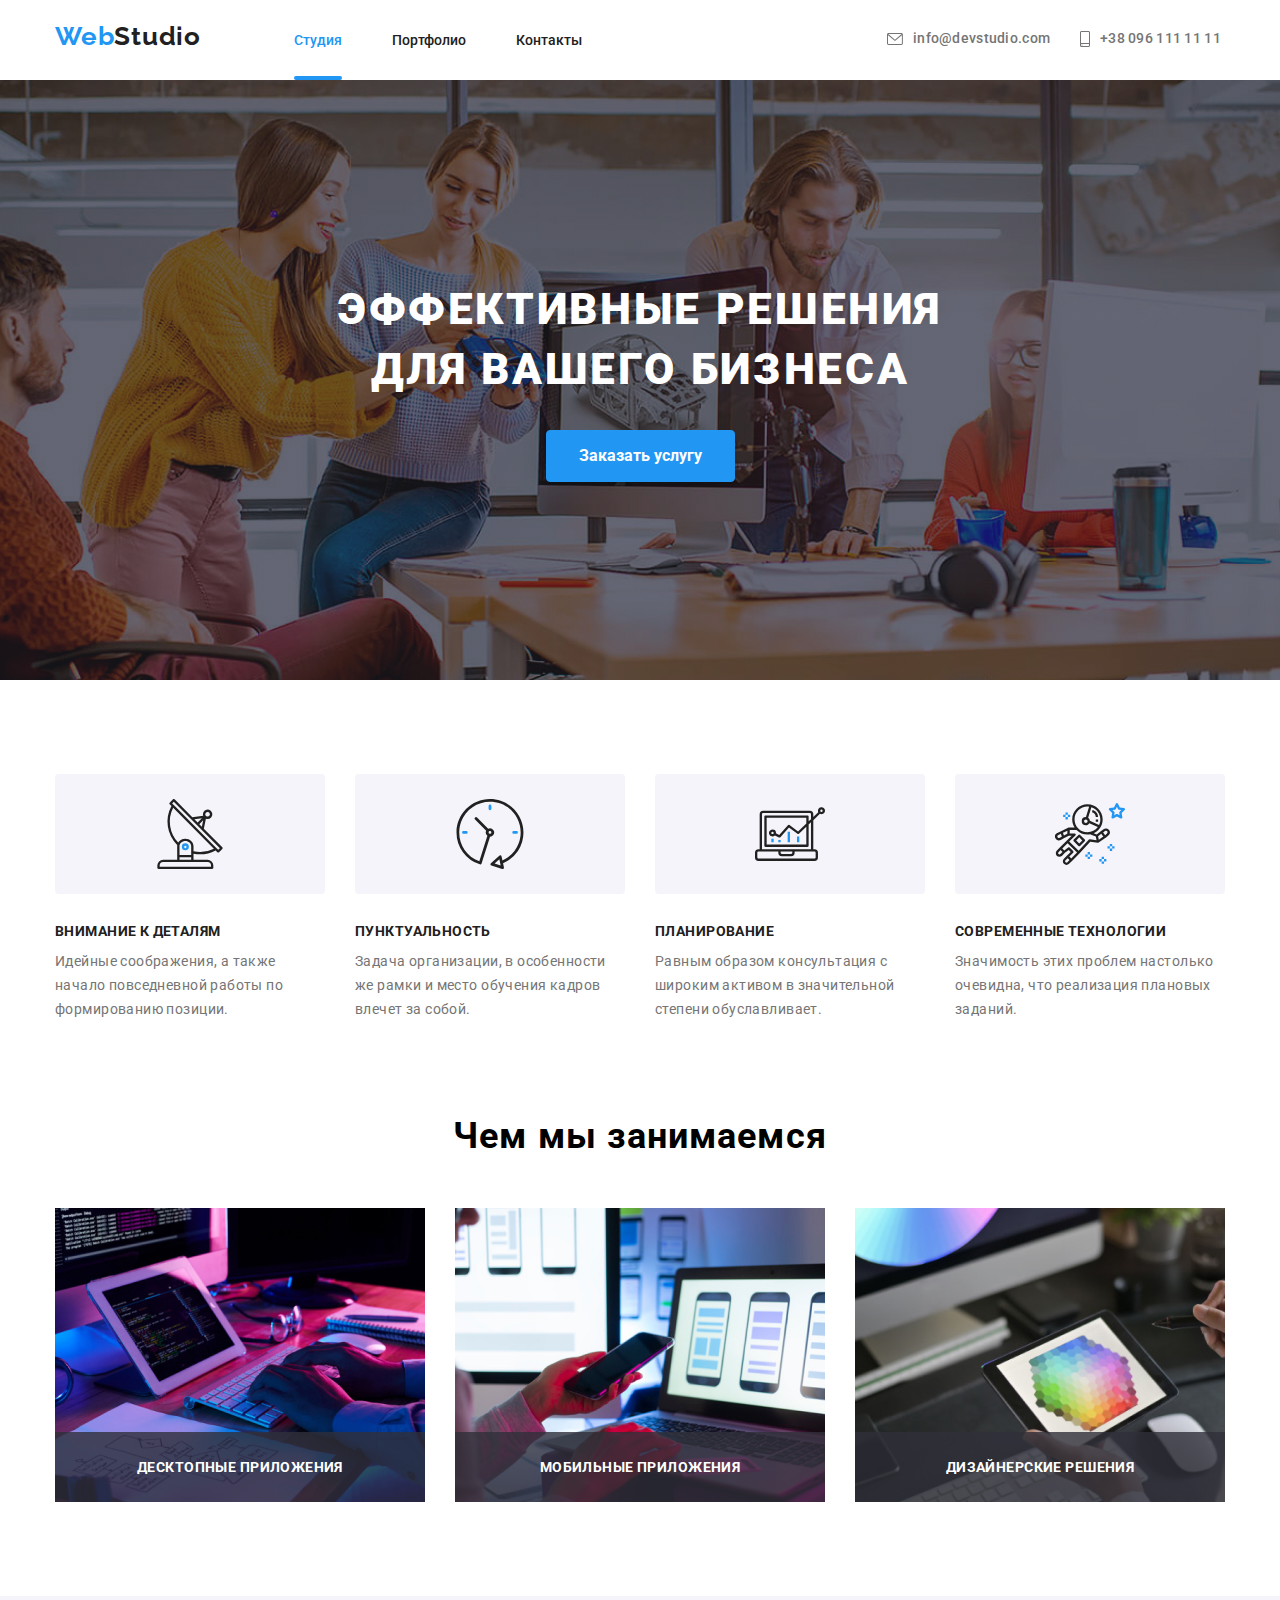
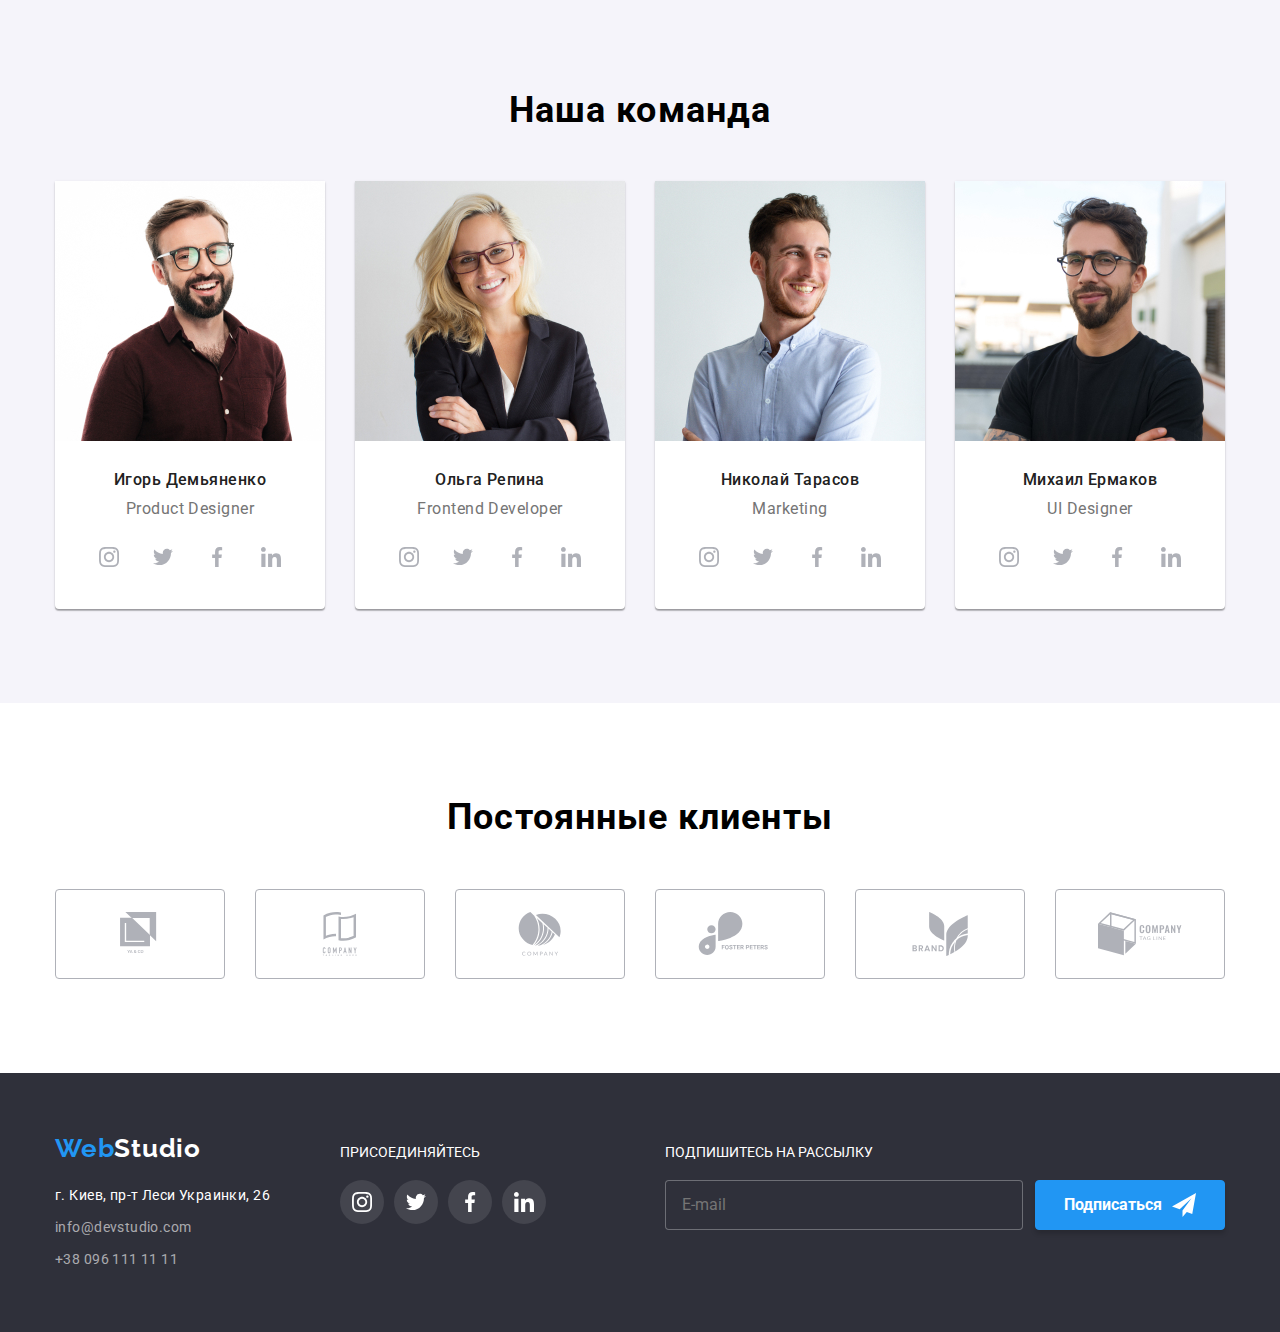
<file: index.html>
<!DOCTYPE html>
<html lang="ru">
<head>
    <meta charset="UTF-8">
    <meta name="viewport" content="width=device-width, initial-scale=1.0">
    <title lang="en">Webstudio</title>
    <link rel="preconnect" href="https://fonts.gstatic.com">
    <link href="https://fonts.googleapis.com/css2?family=Raleway:wght@700&family=Roboto:wght@100;500;900&display=swap"
    rel="stylesheet">
    <link rel="stylesheet" href="https://cdnjs.cloudflare.com/ajax/libs/modern-normalize/1.0.0/modern-normalize.min.css">
    <link rel="stylesheet" href="./images/symbol-defs.svg">
    <link rel="stylesheet" href="./css/main.min.css">
</head>
<body class="body">
    
    <header class="header">
    <div class="container">
          <nav class="navigation ">
         <a href="./index.html" class="logo"><span class="logo-accent">Web</span>Studio</a> 
        <button 
        type="button" 
        class="menu"
         aria-expanded="false" 
         aria-controls="menu-container"
          data-menu-button>
        <svg width="40" height="40" aria-label="переключатель мобильного меню">
            <use class="icon-close" href="./images/symbol-defs.svg#icon-close"></use>
            <use class="icon-menu" href="./images/symbol-defs.svg#icon-menu"></use>
        </svg>
        </button>
        <div class="menu-container" id="menu-container" data-menu>
    <ul class="navigation-list">
        <li class="navigation-list-item">
            <a href="./index.html" class="link current">Студия</a>
        </li>
        <li class="navigation-list-item">
            <a href="./portfolio.html" class="link">Портфолио</a>
        </li>
        <li class="navigation-list-item">
            <a href="Контакты" class="link">Контакты</a>
        </li>
    </ul>
    <address class="top-address">
         <ul class="top-address-list">
             <li class="item">
                <a class="top-address-link" href="mailto:info@devstudio.com">
                 <svg class="adress-icon" width="16" height="12">
                    <use href="./images/symbol-defs.svg#icon-envelope"></use>
                </svg>info@devstudio.com</a>

        </li>
        <li class="item">
            <a class="top-address-link" href="tel:+380961111111">
                <svg class="adress-icon" width="10" height="16">
                    <use href="./images/symbol-defs.svg#icon-smartphone"></use>
                </svg>+38 096 111 11 11</a>
        </li>
    </ul>
    </address>      
        </div>  
    </nav>
    </div>
    </header>
  
    <!-- Герой -->
   <main class="main-page">
        <section class="hero">
            <div class="overlay">
            <h1 class="main-title">эффективные решения<br> для вашего бизнеса</h1>
            <button data-modal-open class="main-btn"  type="button">Заказать услугу</button>
            <div class="backdrop is-hidden" data-modal>
                <div class="modal">
                  <button  class="close-btn" type="button" data-modal-close>
                    <svg class="icon-close" >
                      <use href="./images/symbol-defs.svg#icon-Vector"></use>
                    </svg> 
                  </button>
                   <div class="modal-form">
                      <p class="modal-form-title">Оставьте свои данные, мы вам перезвоним</p>
                      <form action="#" class="m-form">
                          <label for="name" class="modal-label">
                               Имя
                              <span class="modal-wrapper">
                                <input type="text"  name="name" class="modal-input">
                                <svg class="modal-icon" width="18px" height="18px">
                                    <use href="./images/symbol-defs.svg#icon-person"></use>
                                </svg>
                              </span>
                           
                        </label>
                          <label for="tel" class="modal-label">
                              Телефон
                            <span class="modal-wrapper">
                              <input type="tel" name="tel" class="modal-input">
                              <svg class="modal-icon" width="18px" height="18px">
                                <use href="./images/symbol-defs.svg#icon-phone"></use>
                            </svg>
                        </span>
                          </label>
                          <label for="email" class="modal-label">
                              Почта
                            <span class="modal-wrapper">
                              <input type="email" name="email" class="modal-input">
                              <svg class="modal-icon" width="18px" height="18px">
                                <use href="./images/symbol-defs.svg#icon-email"></use>
                            </svg>
                        </span>
                          </label>
                          <label for="comment" class="modal-label">
                              Комментарий
                              <textarea name="comment" class="comments" placeholder="Введите текст"></textarea>
                          </label>
                          <input id="check-police" type="checkbox" name="check-police" value="accept-policy" class="input-policy" >
                          <label for="check-police" class="label-policy">Соглашаюсь с рассылкой и принимаю <a href="#" class="form-link">  Условия договора</a> </label>
                          <button type="submit" class="main-btn modal-btn">Отправить</button>
                      </form>
                  </div> 
                </div>
              </div>
       </div>
        </section> 
        <!-- Особенности -->
        <section class="main-information"> 
            <div class="container">   
         <ul class="main-info-item">
        <li class="main-info-link icon-antenna">
            <h2 class="main-info-title">Внимание к деталям</h2>
            <p class="main-info-description">Идейные соображения, а также начало повседневной работы по формированию позиции.</p>
        </li>
        <li  class="main-info-link icon-clock">
        <h2  class="main-info-title">Пунктуальность</h2>
        <p class="main-info-description">Задача организации, в особенности же рамки и место обучения кадров влечет за собой.</p>
        </li>
        <li  class="main-info-link icon-diagram">
            <h2  class="main-info-title">Планирование</h2>
            <p class="main-info-description">Равным образом консультация с широким активом в значительной степени обуславливает.</p>
        </li>
        <li  class="main-info-link icon-astronaut">
            <h2  class="main-info-title">Современные технологии</h2>
            <p class="main-info-description">Значимость этих проблем настолько очевидна, что реализация плановых заданий.</p>

        </li>
    </ul>
    </div>

        </section> 
        <!-- чем занимаемся-->
        <section class="about">
            <h2 class="about-title">Чем мы занимаемся</h2>
         <div class="container">
            <ul class="about-list">
            <li class="about-list-item">
                 <img  class="about-list-img"   src="./images/img.jpg" alt="человек печатает" width="370">
                 <div class="feature">
                     <p class="feature-title">Десктопные приложения</p>
                 </div>
            </li>
            <li class="about-list-item"> 
                <img  class="about-list-img"   src="./images/box-2.jpg" alt="человек держит телефон" width="370">
                <div class="feature">
                    <p class="feature-title">Мобильные приложения</p>
                </div>
            </li>
            <li class="about-list-item"> 
                <img  class="about-list-img"   src="./images/box-3.jpg" alt="планшет" width="370">
                <div class="feature">
                    <p class="feature-title">Дизайнерские решения</p>
                </div>
            </li>
        </ul>
        </div>
        
        </section>
        <!-- наша команда-->
         <section class="team" >
        <h2 class="about-title">Наша команда</h2>
        <div class="container">
        <ul class="team-list">
            <li class="team-list-item">
                <picture class="team-list-picture">
                    <source srcset="./images/team/img1-desk-1x.jpg, ./images/team/img1-desk-2x.jpg 2x"
                     media="(min-width: 1200px)">
                    <source srcset="./images/team/img1-tablet-1х.jpg, ./images/team/img1-tablet-2x.jpg 2x"
                    media="(min-width: 768px)">
                    <source srcset="./images/team/img1.jpg" 
                    media="(min-width: 480px)">
                    <img class="team-list-img"
                    src="./images/team/img1.jpg" alt="Фото Игоря Демьяненко">
                </picture>
               
                <h3 class="team-icon">Игорь Демьяненко</h3>
                <p class="team-description"  lang="en">Product Designer</p>
                <ul class="social-list">
                    <li class="social-list_item">
                        <a class="social-list_link" href="#">
                            <svg class="social-list_icons">
                                <use href="./images/symbol-defs.svg#icon-instagram"></use>
                            </svg>
                        </a>
                    </li>
                 <li class="social-list_item">
                <a class="social-list_link" href="">
                    <svg class="social-list_icons">
                        <use href="./images/symbol-defs.svg#icon-twitter"></use>
                    </svg>
                </a>
                 </li>
                    <li class="social-list_item">
                        <a class="social-list_link" href="#">
                            <svg class="social-list_icons">
                                <use href="./images/symbol-defs.svg#icon-facebook"></use>
                            </svg>
                        </a>
                    </li>
                    <li class="social-list_item">
                        <a class="social-list_link" href="#">
                            <svg class="social-list_icons">
                                <use href="./images/symbol-defs.svg#icon-linkedin"></use>
                            </svg>
                        </a>
                    </li>
                </ul>
            </li>
            <li class="team-list-item">
                <picture class="team-list-picture">
                    <source srcset="./images/team/img2-desk-1x.jpg 1x, ./images/team/img2-desk-2x.jpg 2x" media="(min-width: 1200px)">
                    <source srcset="./images/team/img2-tablet-1x.jpg, ./images/team/img2-tablet-2x.jpg 2x" media="(min-width: 768px)">
                    <source srcset="./images/team/img2.jpg" media="(min-width: 480px)">
                    <img class="team-list-img" src="./images/team/img2.jpg"   alt="Фото Ольги Репиной">
                </picture>
                <h3 class="team-icon">Ольга Репина</h3>
                <p class="team-description"  lang="en">Frontend Developer</p>
                <ul class="social-list">
                    <li class="social-list_item">
                        <a class="social-list_link" href="">
                            <svg class="social-list_icons">
                                <use href="./images/symbol-defs.svg#icon-instagram"></use>
                            </svg>
                        </a>
                    </li>
                    <li class="social-list_item">
                        <a class="social-list_link" href="">
                            <svg class="social-list_icons">
                                <use href="./images/symbol-defs.svg#icon-twitter"></use>
                            </svg>
                        </a>
                    </li>
                    <li class="social-list_item">
                        <a class="social-list_link" href="#"">
                            <svg class="social-list_icons">
                                <use href="./images/symbol-defs.svg#icon-facebook"></use>
                            </svg>
                        </a>
                    </li>
                    <li class="social-list_item">
                        <a class="social-list_link" href="">
                            <svg class="social-list_icons">
                                <use href="./images/symbol-defs.svg#icon-linkedin"></use>
                            </svg>
                        </a>
                    </li>
                </ul>
                </li>
             
                 
             <li class="team-list-item"> 
                 <picture>
                     <source srcset="./images/team/img3-desk-1x.jpg, ./images/team/img3-desk-2x.jpg 2x" media="(min-width: 1200px)">
                     <source srcset="./images/team/img3-tablet-1x.jpg, ./images/team/img3-tablet-2x.jpg 2x" media="(min-width: 768px)">
                        <source srcset="./images/team/img3.jpg" media="(min-width: 480px)">
                   <img class="team-list-img" src="./images/team/img3.jpg" alt="фото Николай Тарасова">
                 </picture>
               
                <h3 class="team-icon">Николай Тарасов</h3>
                <p class="team-description" lang="en">Marketing</p>
                <ul class="social-list">
                    <li class="social-list_item">
                        <a class="social-list_link" href="">
                            <svg class="social-list_icons">
                                <use href="./images/symbol-defs.svg#icon-instagram"></use>
                            </svg>
                        </a>
                    </li>
                    <li class="social-list_item">
                        <a class="social-list_link" href="">
                            <svg class="social-list_icons">
                                <use href="./images/symbol-defs.svg#icon-twitter"></use>
                            </svg>
                        </a>
                    </li>
                    <li class="social-list_item">
                        <a class="social-list_link" href="">
                            <svg class="social-list_icons">
                                <use href="./images/symbol-defs.svg#icon-facebook"></use>
                            </svg>
                        </a>
                    </li>
                    <li class="social-list_item">
                        <a class="social-list_link" href="">
                            <svg class="social-list_icons">
                                <use href="./images/symbol-defs.svg#icon-linkedin"></use>
                            </svg>
                        </a>
                    </li>
                </ul>
                </li>
            </li>
            <li class="team-list-item">
                <picture>
                    <source srcset="./images/team/img4-desk-1x.jpg, ./images/team/img4-desk-2x.jpg 2x" media="(min-width: 1200px)">
                    <source srcset="./images/team/img4-tablet-1x.jpg, ./images/team/img4-tablet-2x.jpg 2x" media="(min-width: 768px)">
                    <source srcset="./images/team/img4.jpg" media="(min-width: 480px)">
                    <img class="team-list-img" src="./images/team/img4.jpg" alt="фото Михаил Ермаков">
                </picture>
            <h3 class="team-icon">Михаил Ермаков</h3>
            <p class="team-description"  lang="en">UI Designer</p>
            <ul class="social-list">
                <li class="social-list_item">
                    <a class="social-list_link" href="">
                        <svg class="social-list_icons">
                            <use href="./images/symbol-defs.svg#icon-instagram"></use>
                        </svg>
                    </a>
                </li>
                <li class="social-list_item">
                    <a class="social-list_link" href="">
                        <svg class="social-list_icons">
                            <use href="./images/symbol-defs.svg#icon-twitter"></use>
                        </svg>
                    </a>
                </li>
                <li class="social-list_item">
                    <a class="social-list_link" href="">
                        <svg class="social-list_icons">
                            <use href="./images/symbol-defs.svg#icon-facebook"></use>
                        </svg>
                    </a>
                </li>
                <li class="social-list_item">
                    <a class="social-list_link" href="">
                        <svg class="social-list_icons">
                            <use href="./images/symbol-defs.svg#icon-linkedin"></use>
                        </svg>
                    </a>
                </li>
            </ul>
            </li>
            </li>
        </ul>
        </div>
        </section> 
        <!-- наши клиенты-->
     <section class="our-clients">
        <h2 class="about-title">Постоянные клиенты</h2>
            <div class="container">
                <ul class="clients-list">
                    <li class="clients-list_item">
                        <a class="clients-list_link" href="">
                            <svg class="clients-list_icons">
                        <use href="./images/symbol-defs.svg#icon-logo-1"></use>
                    </svg></a></li>
                    <li class="clients-list_item">
                        <a class="clients-list_link" href="">
                            <svg class="clients-list_icons">
                        <use href="./images/symbol-defs.svg#icon-logo-2"></use>
                    </svg></a></li>
                    <li class="clients-list_item">
                        <a class="clients-list_link" href="">
                            <svg class="clients-list_icons">
                        <use href="./images/symbol-defs.svg#icon-logo-3"></use>
                    </svg></a></li>
                    <li class="clients-list_item">
                        <a class="clients-list_link" href="">
                            <svg class="clients-list_icons">
                        <use href="./images/symbol-defs.svg#icon-logo-4"></use>
                    </svg></a></li>
                    <li class="clients-list_item">
                        <a class="clients-list_link" href="">
                            <svg class="clients-list_icons">
                        <use href="./images/symbol-defs.svg#icon-logo-5"></use>
                    </svg></a></li>
                    <li class="clients-list_item">
                        <a class="clients-list_link" href="">
                            <svg class="clients-list_icons">
                        <use href="./images/symbol-defs.svg#icon-logo-6"></use>
                    </svg></a></li>
                </ul>
                
            </div>
        </section>
    </main>
   <!--Подвал-->
   <footer class="footer">
    <div class="container foot">
        <div class="footer-set">
<div class="adress-item">
    <a href="./index.html" class="logo inverse"><span class="logo-accent">Web</span>Studio</a>

    <address class="bottom-address">
        <ul class="footer-list">
            <li class="footer-item">
                <p class="footer-address">г. Киев, пр-т Леси Украинки, 26 </p>
            </li>
            <li class="footer-item">
                <a class="footer-address-link" href="mailto:info@devstudio.com">info@devstudio.com</a>
            </li>
            <li class="footer-item">
                <a class="footer-address-link" href="tel:+380961111111">+38 096 111 11 11</a>
            </li>
        </ul>
    </address>
</div>
<div class="soc-list">
    <p class="foot-title">ПРИСОЕДИНЯЙТЕСЬ</p>
    <ul class="soc-list_list">
        <li class="soc-list_item">
            <a class="soc-list_link" href="">
                <svg class="soc-list_icons">
                    <use href="./images/symbol-defs.svg#icon-instagram"></use>
                </svg>
            </a>
        </li>
        <li class="soc-list_item">
            <a class="soc-list_link" href="">
                <svg class="soc-list_icons">
                    <use href="./images/symbol-defs.svg#icon-twitter"></use>
                </svg>
            </a>
        </li>
        <li class="soc-list_item">
            <a class="soc-list_link" href="">
                <svg class="soc-list_icons">
                    <use href="./images/symbol-defs.svg#icon-facebook"></use>
                </svg>
            </a>
        </li>
        <li class="soc-list_item">
            <a class="soc-list_link" href="">
                <svg class="soc-list_icons">
                    <use href="./images/symbol-defs.svg#icon-linkedin"></use>
                </svg>
            </a>
        </li>
    </ul>
</div>
        </div>
      
    <div class="footer-form">
        <p class="foot-title">Подпишитесь на рассылку</p>
       <form class="form">
           <input class="footer-input" type="email" name="email" placeholder="E-mail">
           <button class="main-btn foot-btn" type="submit">Подписаться
               <svg class="footer-form-icon" width="24px" height="24px">
                   <use  href="./images/symbol-defs.svg#icon-icon-send"></use>
               </svg>
           </button>
        </form>
    </div>
    </div>
  </footer>
  <script src="./js/modal.js"></script>
  <script src="./js/menu.js"></script>
</body>
</html>
</file>
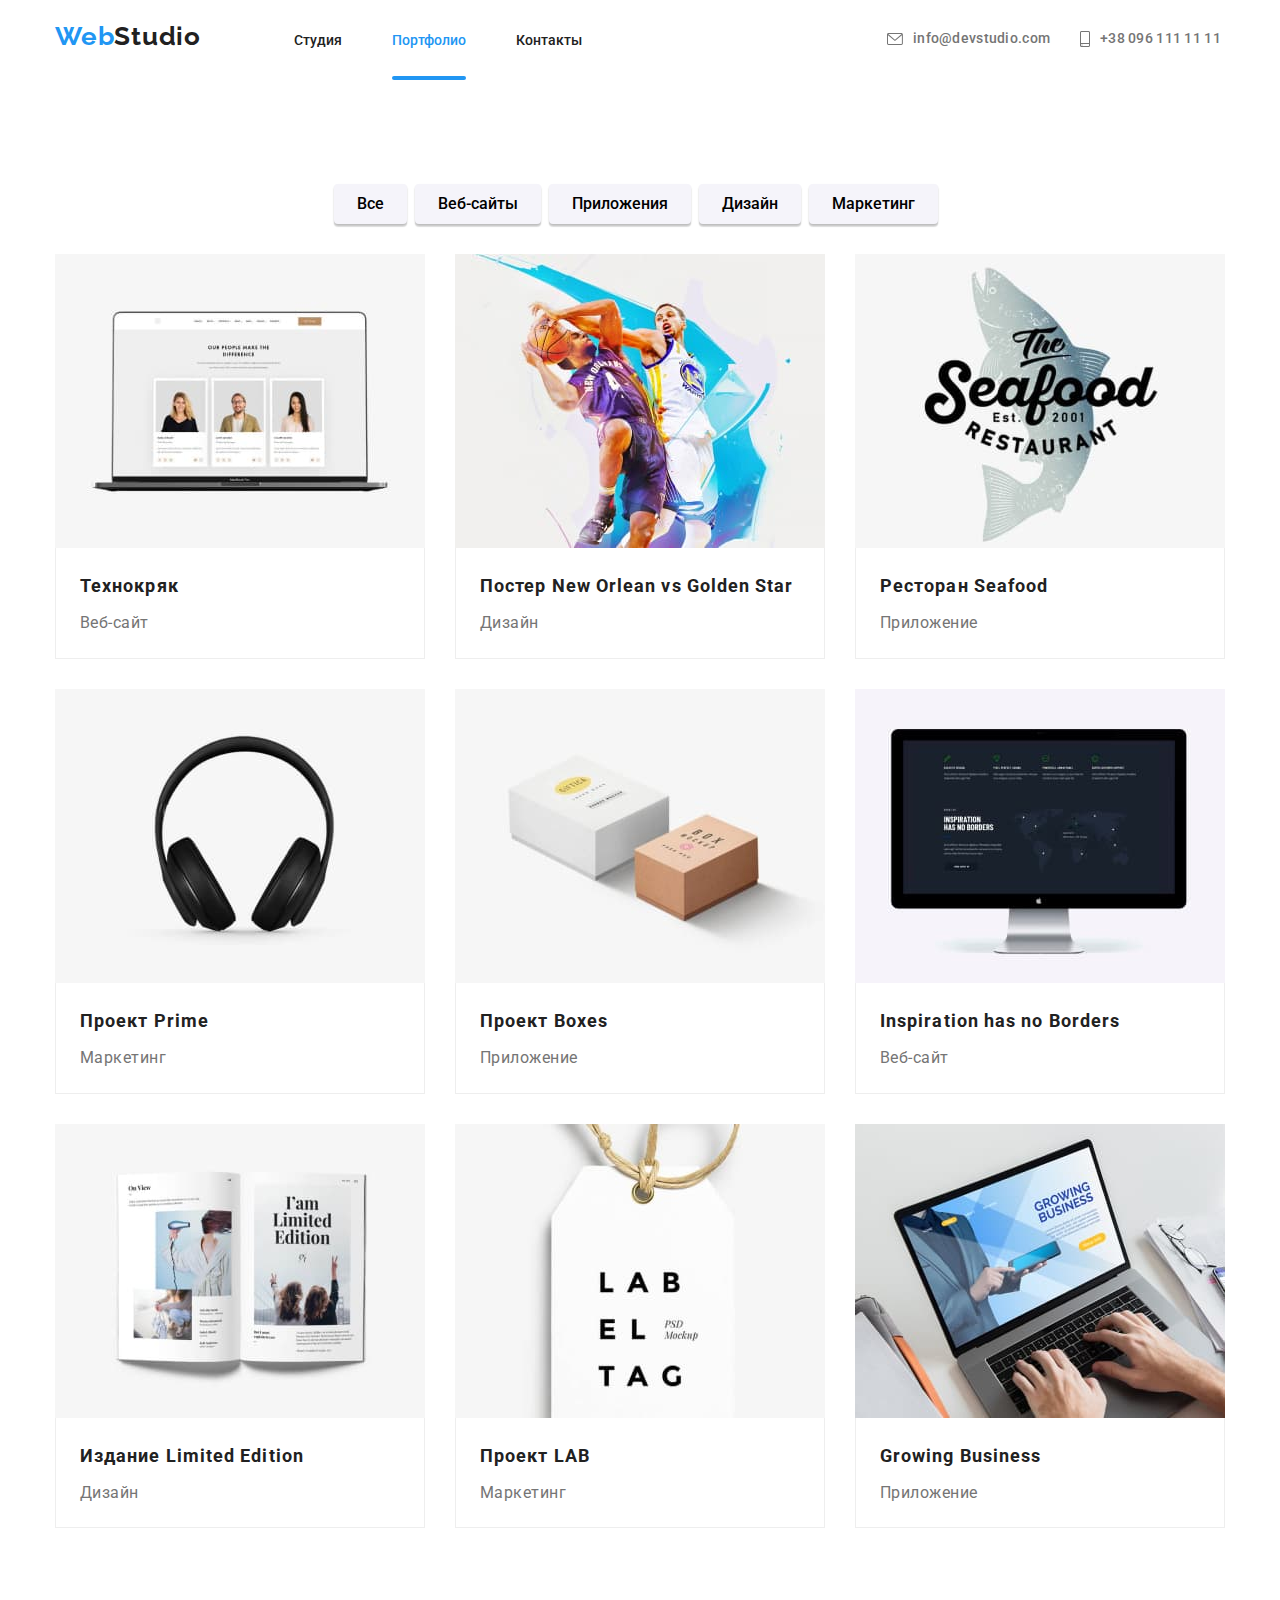
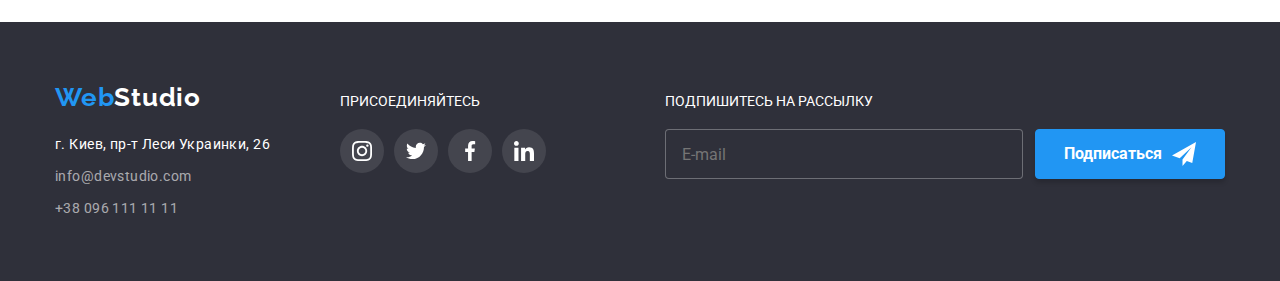
<file: portfolio.html>
<!DOCTYPE html>
<html lang="en">
<head>
    <meta charset="UTF-8">
    <meta name="viewport" content="width=device-width, initial-scale=1.0">
    <title lang="en">Portfolio</title>
    <link rel="preconnect" href="https://fonts.gstatic.com">
    <link href="https://fonts.googleapis.com/css2?family=Raleway:wght@700&family=Roboto:wght@100;500;700&display=swap"
        rel="stylesheet">
        <link rel="stylesheet" href="https://cdnjs.cloudflare.com/ajax/libs/modern-normalize/1.0.0/modern-normalize.min.css">
    <link rel="stylesheet" href="./css/main.min.css">
    <link rel="stylesheet" href="/images/symbol-defs.svg">
</head>
      <body class="body">
    <header class="header">
    <div class="container">
        <nav class="navigation ">
            <a href="./index.html" class="logo"><span class="logo-accent">Web</span>Studio</a>
            <button type="button" class="menu" aria-expanded="false" aria-controls="menu-container" data-menu-button>
                <svg width="40" height="40" aria-label="переключатель мобильного меню">
                    <use class="icon-close" href="./images/symbol-defs.svg#icon-close"></use>
                    <use class="icon-menu" href="./images/symbol-defs.svg#icon-menu"></use>
                </svg>
            </button>
            <div class="menu-container" id="menu-container" data-menu>
                <ul class="navigation-list">
                    <li class="navigation-list-item">
                        <a href="./index.html" class="link">Студия</a>
                    </li>
                    <li class="navigation-list-item">
                        <a href="./portfolio.html" class="link current">Портфолио</a>
                    </li>
                    <li class="navigation-list-item">
                        <a href="Контакты" class="link">Контакты</a>
                    </li>
                </ul>
                <address class="top-address">
                    <ul class="top-address-list">
                        <li class="item">
                            <a class="top-address-link" href="mailto:info@devstudio.com">
                                <svg class="adress-icon" width="16" height="12">
                                    <use href="./images/symbol-defs.svg#icon-envelope"></use>
                                </svg>info@devstudio.com</a>

                        </li>
                        <li class="item">
                            <a class="top-address-link" href="tel:+380961111111">
                                <svg class="adress-icon" width="10" height="16">
                                    <use href="./images/symbol-defs.svg#icon-smartphone"></use>
                                </svg>+38 096 111 11 11</a>
                        </li>
                    </ul>
                </address>
            </div>
        </nav>
    </div>
    </header>
    <!-- Герой --> 
<section class="portfolio">
<h1 class="visually-hidden">Navigation</h1>
<div class="container">
<ul class="auto-nav-list">
    <li class="auto-nav-item"><button class="button" type="button">Все</button></li>
    <li class="auto-nav-item"><button class="button" type="button">Веб-сайты</button></li>
    <li class="auto-nav-item"><button class="button" type="button">Приложения</button></li>
    <li class="auto-nav-item"><button class="button" type="button">Дизайн</button></li>
    <li class="auto-nav-item"><button class="button" type="button">Маркетинг</button></li>
</ul>

    <ul class="project-list">  
        <li class="element">
           <a class="card-link" href="">  
               <div class="conteiner-overlay">
                   <picture>
                    <source srcset="./images/portfolio/desk-1.jpg, ./images/portfolio/desk-1@2x.jpg 2x" media="(min-width: 1200px)"> 
                    <source srcset="./images/portfolio/tabl-1.jpg, ./images/portfolio/tabl-1@2x.jpg 2x" media="(min-width: 768px)"> 
                    <source srcset="./images/portfolio/mob-1.jpg, ./images/portfolio/mob-1@2x.jpg 2x" media="(min-width: 480px)">    
                        <img class="project-list-img" src="./images/portfolio/mob-1.jpg" alt="Технокряк">
                   </picture>
            
               <p class="card-overlay">Технокряк это современная площадка распространения коронавируса. Компании используют эту платформу для цифрового
            шпионажа и атак на защищённые сервера конкурентов.</p>
               </div>
             <div class="text card">
            <h2 class="element-title">Технокряк</h2>
            <p class="description">Веб-сайт</p>
            </div>
          </a>
            </li>
        <li class="element">
            <a class="card-link" href=""> 
             <div class="conteiner-overlay"> 
                <picture>
                    <source srcset="./images/portfolio/desk-2.jpg, ./images/portfolio/desk-2@2x.jpg 2x" media="(min-width: 1200px)">
                    <source srcset="./images/portfolio/tabl-2.jpg, ./images/portfolio/tabl-2@2x.jpg 2x" media="(min-width: 768px)">
                    <source srcset="./images/portfolio/mob-2.jpg, ./images/portfolio/mob-2@2x.jpg 2x" media="(min-width: 480px)">
                    <img class="project-list-img" src="./images/portfolio/mob-2.jpg" alt="Постер">
                </picture>
    
            <p class="card-overlay">Технокряк это современная площадка распространения коронавируса. Компании используют эту платформу для цифрового
                шпионажа и атак на защищённые сервера конкурентов.</p> 
            </div>
            <div class="text">   
             <h2 class="element-title">Постер New Orlean vs Golden Star</h2>
             <p class="description">Дизайн</p>
            </div>
             </a>   
        </li>
        <li class="element">
            <a class="card-link" href=""> 
                   <div class="conteiner-overlay"> 
            <picture>
                <source srcset="./images/portfolio/desk-3.jpg, ./images/portfolio/desk-3@2x.jpg 2x" media="(min-width: 1200px)">
                <source srcset="./images/portfolio/tabl-3.jpg, ./images/portfolio/tabl-3@2x.jpg 2x" media="(min-width: 768px)">
                <source srcset="./images/portfolio/mob-3.jpg, ./images/portfolio/mob-3@2x.jpg 2x" media="(min-width: 480px)">
                <img class="project-list-img" src="./images/portfolio/mob-3.jpg" alt="Ресторан">
            </picture>
             <p class="card-overlay">Технокряк это современная площадка распространения коронавируса. Компании используют эту платформу для цифрового
            шпионажа и атак на защищённые сервера конкурентов.</p> 
        </div>
        <div class="text">   
             <h2 class="element-title">Ресторан Seafood</h2>
            <p class="description">Приложение</p>
        </div>
            </a>
         </li>
        <li class="element">
            <a class="card-link" href="">
             <div class="conteiner-overlay">  
            <picture>
                <source srcset="./images/portfolio/desk-4.jpg, ./images/portfolio/desk-4@2x.jpg 2x" media="(min-width: 1200px)">
                <source srcset="./images/portfolio/tabl-4.jpg, ./images/portfolio/tabl-4@2x.jpg 2x" media="(min-width: 768px)">
                <source srcset="./images/portfolio/mob-4.jpg, ./images/portfolio/mob-4@2x.jpg 2x" media="(min-width: 480px)">
                <img class="project-list-img" src="./images/portfolio/mob-4.jpg" alt="Наушники">
            </picture>
             <p class="card-overlay">Технокряк это современная площадка распространения коронавируса. Компании используют эту платформу для цифрового
            шпионажа и атак на защищённые сервера конкурентов.</p>
            </div>
         <div class="text">  
              <h2 class="element-title">Проект Prime</h2>
            <p class="description">Маркетинг</p>
        </div>
            </a>          
       </li>
        <li class="element">
            <a class="card-link" href=""> 
             <div class="conteiner-overlay"> 
            <picture>
                <source srcset="./images/portfolio/desk-5.jpg, ./images/portfolio/desk-5@2x.jpg 2x" media="(min-width: 1200px)">
                <source srcset="./images/portfolio/tabl-5.jpg, ./images/portfolio/tabl-5@2x.jpg 2x" media="(min-width: 768px)">
                <source srcset="./images/portfolio/mob-5.jpg, ./images/portfolio/mob-5@2x.jpg 2x" media="(min-width: 480px)">
                <img class="project-list-img" src="./images/portfolio/mob-5.jpg" alt="Коробки">
            </picture>
             <p class="card-overlay">Технокряк это современная площадка распространения коронавируса. Компании используют эту платформу для цифрового
            шпионажа и атак на защищённые сервера конкурентов.</p>
            </div>
        <div class="text">   
             <h2 class="element-title">Проект Boxes</h2>
            <p class="description">Приложение</p>
        </div>
            </a>
            </li>
        <li class="element">
            <a class="card-link" href="">
             <div class="conteiner-overlay">  
        <picture>
            <source srcset="./images/portfolio/desk-6.jpg, ./images/portfolio/desk-6@2x.jpg 2x" media="(min-width: 1200px)">
            <source srcset="./images/portfolio/tabl-6.jpg, ./images/portfolio/tabl-6@2x.jpg 2x" media="(min-width: 768px)">
            <source srcset="./images/portfolio/mob-6.jpg, ./images/portfolio/mob-6@2x.jpg 2x" media="(min-width: 480px)">
            <img class="project-list-img" src="./images/portfolio/mob-6.jpg" alt="Сайт на экране">
            </picture>
             <p class="card-overlay">Технокряк это современная площадка распространения коронавируса. Компании используют эту платформу для цифрового
            шпионажа и атак на защищённые сервера конкурентов.</p> 
            </div>
         <div class="text"> 
             <h2 class="element-title">Inspiration has no Borders</h2>
            <p class="description">Веб-сайт</p>
        </div>
            </a>       
           </li>
        <li class="element">
            <a class="card-link" href=""> 
            <div class="conteiner-overlay"> 
            <picture>
                <source srcset="./images/portfolio/desk-7.jpg, ./images/portfolio/desk-7@2x.jpg 2x" media="(min-width: 1200px)">
                <source srcset="./images/portfolio/tabl-7.jpg, ./images/portfolio/tabl-7@2x.jpg 2x" media="(min-width: 768px)">
                <source srcset="./images/portfolio/mob-7.jpg, ./images/portfolio/mob-7@2x.jpg 2x" media="(min-width: 480px)">
                <img class="project-list-img" src="./images/portfolio/mob-7.jpg" alt="Книга">
                </picture>
             <p class="card-overlay">Технокряк это современная площадка распространения коронавируса. Компании используют эту платформу для цифрового
            шпионажа и атак на защищённые сервера конкурентов.</p> 
           </div>
        <div class="text">   
             <h2 class="element-title">Издание Limited Edition</h2>
            <p class="description">Дизайн</p>
        </div>
            </a> 
           </li>
        <li class="element">
            <a class="card-link" href=""> 
             <div class="conteiner-overlay"> 
            <picture>
                <source srcset="./images/portfolio/desk-8.jpg, ./images/portfolio/desk-8@2x.jpg 2x" media="(min-width: 1200px)">
                <source srcset="./images/portfolio/tabl-8.jpg, ./images/portfolio/tabl-8@2x.jpg 2x" media="(min-width: 768px)">
                <source srcset="./images/portfolio/mob-8.jpg, ./images/portfolio/mob-8@2x.jpg 2x" media="(min-width: 480px)">
                <img class="project-list-img" src="./images/portfolio/mob-8.jpg" alt="Маркетинг">
            </picture>
             <p class="card-overlay">Технокряк это современная площадка распространения коронавируса. Компании используют эту платформу для цифрового
            шпионажа и атак на защищённые сервера конкурентов.</p>
            </div>
         <div class="text">  
            <h2 class="element-title">Проект LAB</h2>
            <p class="description">Маркетинг</p>
         </div>
            </a>        
           </li>
        <li class="element">
                <a class="card-link" href=""> 
              <div class="conteiner-overlay"> 
            <picture>
                <source srcset="./images/portfolio/desk-9.jpg, ./images/portfolio/desk-9@2x.jpg 2x" media="(min-width: 1200px)">
                <source srcset="./images/portfolio/tabl-9.jpg, ./images/portfolio/tabl-9@2x.jpg 2x" media="(min-width: 768px)">
                <source srcset="./images/portfolio/mob-9.jpg, ./images/portfolio/mob-9@2x.jpg 2x" media="(min-width: 480px)">
                <img class="project-list-img" src="./images/portfolio/mob-9.jpg" alt="Приложение">
            </picture>
                <p class="card-overlay">Технокряк это современная площадка распространения коронавируса. Компании используют эту платформу для цифрового
            шпионажа и атак на защищённые сервера конкурентов.</p> 
           </div>
         <div class="text">       
             <h2 class="element-title">Growing Business</h2>
                <p class="description">Приложение</p>
            </div>
                </a>
          </li>
    </ul>
    </div>
</section>
    <!--Подвал-->
<footer class="footer">
    <div class="container foot">
        <div class="footer-set">
            <div class="adress-item">
                <a href="./index.html" class="logo inverse"><span class="logo-accent">Web</span>Studio</a>

                <address class="bottom-address">
                    <ul class="footer-list">
                        <li class="footer-item">
                            <p class="footer-address">г. Киев, пр-т Леси Украинки, 26 </p>
                        </li>
                        <li class="footer-item">
                            <a class="footer-address-link" href="mailto:info@devstudio.com">info@devstudio.com</a>
                        </li>
                        <li class="footer-item">
                            <a class="footer-address-link" href="tel:+380961111111">+38 096 111 11 11</a>
                        </li>
                    </ul>
                </address>
            </div>
            <div class="soc-list">
                <p class="foot-title">ПРИСОЕДИНЯЙТЕСЬ</p>
                <ul class="soc-list_list">
                    <li class="soc-list_item">
                        <a class="soc-list_link" href="">
                            <svg class="soc-list_icons">
                                <use href="./images/symbol-defs.svg#icon-instagram"></use>
                            </svg>
                        </a>
                    </li>
                    <li class="soc-list_item">
                        <a class="soc-list_link" href="">
                            <svg class="soc-list_icons">
                                <use href="./images/symbol-defs.svg#icon-twitter"></use>
                            </svg>
                        </a>
                    </li>
                    <li class="soc-list_item">
                        <a class="soc-list_link" href="">
                            <svg class="soc-list_icons">
                                <use href="./images/symbol-defs.svg#icon-facebook"></use>
                            </svg>
                        </a>
                    </li>
                    <li class="soc-list_item">
                        <a class="soc-list_link" href="">
                            <svg class="soc-list_icons">
                                <use href="./images/symbol-defs.svg#icon-linkedin"></use>
                            </svg>
                        </a>
                    </li>
                </ul>
            </div>
        </div>

        <div class="footer-form">
            <p class="foot-title">Подпишитесь на рассылку</p>
            <form class="form">
                <input class="footer-input" type="email" name="email" placeholder="E-mail">
                <button class="main-btn foot-btn" type="submit">Подписаться
                    <svg class="footer-form-icon" width="24px" height="24px">
                        <use href="./images/symbol-defs.svg#icon-icon-send"></use>
                    </svg>
                </button>
            </form>
        </div>
    </div>
</footer>
    <script src="./js/menu.js"></script>
</body>
</html>
</file>
<file: css/main.min.css>
.visually-hidden{visibility:hidden}:root{--main-font: "Roboto", sans-serif;--secondary-font: "Raleway", sans-serif;--accent-color: #2196f3;--timing-function: cubic-bezier(0.4, 0, 0.2, 1)}.body{font-family:var(--main-font);font-style:normal}a{text-decoration:none}ul{list-style:none;margin:0;padding:0}h1,h2,h3,h4,h5,h6,p{margin:0}.container{width:100%;padding:0 15px;margin:0 auto}@media screen and (min-width: 480px){.container{max-width:480px}}@media screen and (min-width: 768px){.container{max-width:768px}}@media screen and (min-width: 1200px){.container{max-width:1200px}}.logo-accent{color:var(--accent-color)}.logo{font-family:var(--secondary-font);font-weight:bold;font-size:26px;line-height:1.19;color:#212121;letter-spacing:0.03em}.main-btn{display:inline-block;margin:0 auto;padding:10px 32px;border-radius:4px;text-align:center;font-weight:bold;font-size:16px;line-height:1.87;background:#2196f3;color:#ffffff;max-width:200px;border:1px solid var(--accent-color);box-shadow:0px 4px 4px rgba(0,0,0,0.15);transition:color 250ms var(--timing-function)}.main-btnhover,.main-btnfocus{background:#188ce8}@media screen and (max-width: 767px){.menu{display:inline-flex;justify-content:center;margin:0;padding:0;border:none;background-color:transparent;fill:black;transition:fill 250ms cubic-bezier(0.4, 0, 0.2, 1)}.menu .icon-close{display:none}.icon-menu{display:block}.menu.is-open .icon-close{display:block}.menu.is-open .icon-menu{display:none}.menu:focus .icon-close,.menu:focus .icon-menu{fill:#2196f3}}@media screen and (min-width: 768px){.menu{display:none}}.backdrop{position:fixed;left:0;top:0;width:100%;height:100%;background:rgba(0,0,0,0.2);transition:opacity 250ms var(--timing-function);opacity:1;z-index:1}.modal{position:absolute;width:450px;height:609px;top:50%;left:50%;padding:40px;transform:translate(-50%, -50%);background:#ffffff;box-shadow:0px 1px 3px rgba(0,0,0,0.12),0px 1px 1px rgba(0,0,0,0.14),0px 2px 1px rgba(0,0,0,0.2);border-radius:4px;transition:transform 250ms var(--timing-function)}.is-hidden{opacity:0;visibility:hidden;pointer-events:none}.close-btn{position:absolute;display:flex;justify-content:center;align-items:center;width:30px;height:30px;top:8px;right:8px;background:#ffffff;border-radius:50%;border:1px solid rgba(0,0,0,0.1);cursor:pointer;transition:all 250ms var(--timing-function)}.icon-close{position:absolute;width:11px;height:11px}.modal-form-title{margin-bottom:12px;font-weight:bold;font-size:20px;line-height:1.5;letter-spacing:0.03em}.m-form{display:flex;flex-direction:column;text-align:left}.modal-label{font-size:12px;line-height:1.166;letter-spacing:0.01em;margin-bottom:10px;color:#757575}.modal-wrapper{position:relative;display:block;margin-top:4px}.modal-icon{position:absolute;display:block;top:50%;left:12px;transform:translateY(-50%);transition:fill 250ms var(--timing-function)}.modal-icon:hover{fill:var(--accent-color)}.modal-input:focus+.modal-icon,.modal-input:hover+.modal-icon{fill:var(--accent-color);transition:fill 250ms var(--timing-function)}.modal-input{width:100%;height:40px;padding:11px 12px 11px 42px;border:1px solid rgba(33,33,33,0.2);border-radius:4px;transition:border 250ms var(--timing-function)}.modal-inputfocus{outline:none;border-color:var(--accent-color);transition:border 250ms var(--timing-function)}.comments{width:100%;height:120px;margin-top:4px;padding:12px 16px;font-size:14px;line-height:1.142;letter-spacing:0.01em;color:black;border-radius:4px;border:1px solid rgba(33,33,33,0.2);resize:none;transition:border 250ms var(--timing-function)}.comments:focus{outline:none;border-color:var(--accent-color);transition:border 250ms var(--timing-function)}.label-policy{display:flex;margin-bottom:30px;font-size:12px;line-height:1.166;color:#757575}.label-policy::before{display:inline-block;content:"";width:16px;height:15px;border:2px solid #212121;border-radius:2px;margin-right:10px;outline:none;transition:border 250ms var(--timing-function)}.input-policy:checked+.label-policy::before{background-color:var(--accent-color);border-color:var(--accent-color);background-image:url(../images/Vector.svg);background-size:11px 8px;background-repeat:no-repeat;background-position:center;outline:none;transition:border-color 250ms var(--timing-function)}.input-policy{-webkit-appearance:none;-moz-appearance:none;appearance:none}.form-link{margin-left:4px;text-decoration:underline;text-decoration-skip-ink:none;color:var(--accent-color)}@media screen and (min-width: 480px){.modal{min-width:450px;min-height:609px}}@media screen and (min-width: 1200px){.modal{width:528px;min-height:581px}.label-policy{align-items:center;margin-bottom:30px;font-size:14px;line-height:1.714;letter-spacing:0.03em}}.social-list,.social-list_link{display:flex;justify-content:center}.social-list_link{align-items:center;width:44px;height:44px;background-color:#ffffff;border-radius:50%;transition:background-color 250ms var(--timing-function)}.social-list_link:hover,.social-list_link:focus{background-color:var(--accent-color)}.social-list_icons{width:20px;height:20px;fill:#afb1b8;transition:fill 250ms var(--timing-function)}.social-list_link:hover .social-list_icons,.social-list_link:focus .social-list_icons{fill:white}.social-list_item:not(:last-child){margin-right:10px}.about-title{text-align:center;margin-top:0;font-weight:bold}@media screen and (max-width: 1199px){.about-title{margin-bottom:30px;font-size:28px;line-height:1.178;letter-spacing:0.03em}}@media screen and (min-width: 1200px){.about-title{margin-bottom:50px;font-size:36px;line-height:1.16;letter-spacing:0.03em}}.button{display:inline-block;padding:6px 22px;border:1px solid transparent;border-radius:4px;box-shadow:0px 3px 1px rgba(0,0,0,0.1),0px 1px 2px rgba(0,0,0,0.08),0px 2px 2px rgba(0,0,0,0.12);font-family:var(--main-font);font-weight:500;font-size:16px;line-height:1.62;background:#f5f4fa;text-align:center;text-decoration:none;transition:color 250ms cubic-bezier(0.4, 0, 0.2, 1)}.button:hover,.button:focus{background-color:var(--accent-color);color:#ffffff;border:1px solid var(--accent-color)}@media screen and (max-width: 767px){.button{margin-bottom:15px}}.conteiner-overlay{position:relative;overflow:hidden}.card-overlay{position:absolute;top:0;left:0;width:100%;height:100%;background:rgba(33,150,243,0.9);color:#ffffff;padding:63px 24px;font-size:18px;line-height:1.5;letter-spacing:0.03em;transform:translateY(100%);transition:transform 250ms cubic-bezier(0.4, 0, 0.2, 1)}.card-link:hover .card-overlay,.card-link:focus .card-overlay{display:block;transform:translateY(0%)}.navigation{display:flex;align-items:baseline}.navigation-list .link::after{content:"";display:block;position:absolute;left:0;bottom:0;width:100%;height:4px;opacity:0;transition:color 250ms var(--timing-function);background-color:#2196f3;border-radius:2px}.navigation-list .link.current::after{opacity:1}.link:hover,.link:focus{color:var(--accent-color)}.top-address-link{align-items:center;display:inline-flex;font-style:normal;color:#757575;font-weight:500;font-size:14px;line-height:1.14;letter-spacing:0.02em;transition:color 250ms var(--timing-function)}.top-address-link:hover,.top-address-link:focus{color:var(--accent-color)}.adress-icon{fill:currentColor;margin-right:10px}@media screen and (max-width: 767px){.header{border-bottom:1px solid #ececec}.navigation{justify-content:space-between}.navigation-list{margin-bottom:60px}.link{color:#212121;padding:8px 0;transition:color 250ms var(--timing-function)}.header{position:relative;padding:10px 0}.menu-container{display:none;position:absolute;top:100%;left:0;width:100%;padding:60px 0;text-align:center;font-weight:500;font-size:18px;line-height:1.167;letter-spacing:0.02em;background-color:#ffffff;box-shadow:0px 4px 8px rgba(0,0,0,0.04),0px 2px 4px rgba(0,0,0,0.08),0px 1px 3px rgba(0,0,0,0.16);z-index:1}.menu-container.is-open{display:block}.navigation-list-item:not(:last-child){margin-bottom:40px}.item:not(:last-child){margin-bottom:16px}.navigation-list .link.current{position:relative;display:inline-block}.top-address-link{font-weight:500;font-size:18px;line-height:1.166;letter-spacing:0.02em}}@media screen and (min-width: 768px) and (max-width: 1199px){.top-address-link{font-size:12px;line-height:1.171}.navigation-list{margin-left:88px}.top-address{margin-left:84px}}@media screen and (min-width: 768px){.menu-container{display:flex;justify-content:space-between;align-items:baseline;padding:0;font-weight:500;font-size:14px;line-height:1.143}.navigation-list{display:flex}.navigation-list-item{position:relative}.navigation-list-item:not(:last-child){margin-right:50px}.navigation-list .link{display:block;padding-top:32px;padding-bottom:32px;color:#212121;transition:color 250ms var(--timing-function)}.navigation-list .link.current{color:var(--accent-color)}.item:first-child{margin-bottom:10px}}@media screen and (min-width: 1200px){.navigation-list{display:flex;margin-left:93px}.top-address{margin-left:305px}.top-address-list{display:flex}.top-address-link{font-size:14px;line-height:1.14;letter-spacing:0.02em}.top-address-list .item+.item{margin-left:30px}}.hero{text-align:center}.overlay{max-width:1600px;min-height:300px;margin-left:auto;margin-right:auto;outline:1px solid transparent;background-color:#0c0e24;background-image:linear-gradient(rgba(47,48,58,0.4), rgba(47,48,58,0.4)),url(../images/hero-1x.jpg);background-repeat:no-repeat;background-size:cover;background-position:center}.main-title{padding-top:118px;margin-bottom:30px;font-weight:900;text-transform:uppercase;color:#ffffff}@media screen and (min-width: 480px){.overlay{height:400px;background-repeat:no-repeat;background-size:cover}.main-title{padding-top:118px;font-size:26px;line-height:1.615;letter-spacing:0.06em}}@media screen and (min-device-pixel-ratio: 2) and (min-width: 480px), screen and (min-resolution: 192dpi) and (min-width: 480px), screen and (min-resolution: 2dppx) and (min-width: 480px){.overlay{background-image:linear-gradient(rgba(47,48,58,0.4), rgba(47,48,58,0.4)),url(../images/hero-2x.jpg)}}@media screen and (min-width: 768px){.overlay{max-width:768px;height:400px;background-image:linear-gradient(rgba(47,48,58,0.4), rgba(47,48,58,0.4)),url(../images/hero_tablet-1x.jpg)}}@media screen and (min-device-pixel-ratio: 2) and (min-width: 768px), screen and (min-resolution: 192dpi) and (min-width: 768px), screen and (min-resolution: 2dppx) and (min-width: 768px){.overlay{background-image:linear-gradient(rgba(47,48,58,0.4), rgba(47,48,58,0.4)),url(../images/hero_tablet-2x.jpg)}}@media screen and (min-width: 1200px){.overlay{max-width:1600px;height:600px;background-image:linear-gradient(rgba(47,48,58,0.4), rgba(47,48,58,0.4)),url(../images/hero_desk-1x.jpg)}.main-title{padding-top:200px;font-size:44px;line-height:1.36}}@media screen and (min-device-pixel-ratio: 2) and (min-width: 1200px), screen and (min-resolution: 192dpi) and (min-width: 1200px), screen and (min-resolution: 2dppx) and (min-width: 1200px){.overlay{background-image:linear-gradient(rgba(47,48,58,0.4), rgba(47,48,58,0.4)),url(../images/hero_desk-2x.jpg)}}.main-information{padding-top:60px;padding-bottom:60px}.main-info-link::before{display:block;content:"";height:120px;background-size:70px;background-repeat:no-repeat;background-position:center;background-color:#f5f4fa;border-radius:4px;margin-bottom:30px}.main-info-link::before:not(:last-child){margin-right:30px}.icon-antenna::before{background-image:url(../images/antenna.svg)}.icon-clock::before{background-image:url(../images/clock.svg)}.icon-diagram::before{background-image:url(../images/diagram.svg)}.icon-astronaut::before{background-image:url(../images/astronaut.svg)}.main-info-title{margin-bottom:10px;font-weight:bold;font-size:14px;line-height:1.14;letter-spacing:0.03em;text-transform:uppercase;color:#212121}.main-info-description{margin:0;font-weight:normal;font-size:14px;line-height:1.71;letter-spacing:0.03em;color:#757575}@media screen and (min-width: 480px) and (max-width: 767px){.main-info-link{width:450px;margin-bottom:30px}.main-info-title{text-align:center}}@media screen and (min-width: 768px) and (max-width: 1199px){.main-info-link{width:354px}.main-info-link:nth-child(2n+1){margin-right:30px}.main-info-link:nth-child(-n+2){margin-bottom:30px}.main-info-item{display:flex;flex-wrap:wrap}}@media screen and (min-width: 1200px){.main-info-item{display:flex;flex-wrap:wrap}.main-information{padding-top:94px;padding-bottom:94px}.main-info-link{width:270px}.main-info-link:not(:last-child){margin-right:30px}}.about{padding-bottom:94px}.about-list{display:flex}.about-list .about-list-item+.about-list-item{margin-left:30px}.about-list-item{position:relative}.feature{position:absolute;bottom:0;width:100%;min-height:70px;background:rgba(47,48,58,0.8)}.feature-title{padding-top:27px;padding-bottom:27px;margin:0;font-weight:bold;font-size:14px;line-height:1.142;text-align:center;letter-spacing:0.03em;text-transform:uppercase;color:#ffffff}@media screen and (max-width: 1199px){.about{display:none}}img{display:block;max-width:100%;height:auto}.team{padding-top:60px;padding-bottom:60px;background:#f5f4fa}.team-list-item{padding-bottom:30px;border-radius:0px 0px 4px 4px;box-shadow:0px 1px 3px rgba(0,0,0,0.12),0px 1px 1px rgba(0,0,0,0.14),0px 2px 1px rgba(0,0,0,0.2);text-align:center;background:#ffffff}.team-icon{margin-top:30px;margin-bottom:10px;font-weight:500;font-size:16px;line-height:1.18;letter-spacing:0.03em;color:#212121}.team-description{margin-top:0px;margin-bottom:16px;font-weight:normal;font-size:16px;line-height:1.18;letter-spacing:0.03em;color:#757575}@media screen and (max-width: 767px){.team-list-item:not(:last-child){margin-bottom:30px}}@media screen and (min-width: 768px) and (max-width: 1199px){.team-list{display:flex;flex-wrap:wrap;margin:0 -15px}.team-list-item{width:calc((100% - 2 * 30px) / 2);margin:0 15px}.team-list-item:nth-child(-n+2){margin-bottom:30px}}@media screen and (min-width: 1200px){.team{padding-top:94px;padding-bottom:94px}.team-list{display:flex}.team-list-item:not(:last-child){margin-right:30px}}.our-clients{padding-top:60px;padding-bottom:60px}.clients-list{display:flex;flex-wrap:wrap}.clients-list_link{display:flex;justify-content:center;align-items:center;height:90px;background-color:#ffffff;border:1px solid #afb1b8;border-radius:4px;transition:border 250ms cubic-bezier(0.4, 0, 0.2, 1)}.clients-list_link:hover,.clients-list_link:focus{border:1px solid var(--accent-color)}.clients-list_icons{fill:#afb1b8;transition:fill 250ms cubic-bezier(0.4, 0, 0.2, 1)}.clients-list_link:hover .clients-list_icons,.clients-list_link:focus .clients-list_icons{fill:var(--accent-color)}.clients-list_link>.clients-list_icons{height:50%;width:50%}@media screen and (max-width: 479px){.clients-list_item:not(:last-child){margin-bottom:30px}}@media screen and (min-width: 480px) and (max-width: 767px){.clients-list{flex-wrap:wrap}.clients-list_item:nth-child(2n+1){margin-right:30px}.clients-list_item:nth-child(-n+4){margin-bottom:30px}.clients-list_link{width:210px;height:90px}}@media screen and (min-width: 768px) and (max-width: 1199px){.clients-list{margin:-15px}.our-clients{padding-top:60px;padding-bottom:60px}.clients-list_item{margin:15px;width:calc((100% - 3 * 30px) / 3)}}@media screen and (min-width: 1200px){.our-clients{padding-top:94px;padding-bottom:94px}.clients-list_link{width:170px}.clients-list_item:not(:last-child){margin-right:30px}}.footer{background-color:#2f303a;padding-top:60px;padding-bottom:60px}.bottom-address{margin-top:20px}.logo.inverse{color:white;width:145px}.footer-address{margin:0;font-weight:normal;font-style:normal;font-size:14px;line-height:1.71;letter-spacing:0.03em;text-decoration:none;color:#ffffff}.soc-list_list{display:flex;justify-content:center;list-style:none;padding:0;margin:0 auto}.foot-title{padding:0;margin-top:0;margin-bottom:20px;font-size:14px;line-height:1.142;text-transform:uppercase;color:#ffffff}.soc-list_link{display:flex;justify-content:center;align-items:center;width:44px;height:44px;background-color:rgba(255,255,255,0.1);width:44px;height:44px;border-radius:50%;transition:background-color 250ms var(--timing-function)}.soc-list_link:hover,.soc-list_link:focus{background-color:var(--accent-color)}.soc-list_icons{width:20px;height:20px;fill:#ffffff}.soc-list_item:not(:last-child){margin-right:10px}.footer-address-link{font-style:normal;font-size:14px;line-height:1.714;letter-spacing:0.03em;color:rgba(255,255,255,0.6);transition:color 250ms var(--timing-function)}.footer-address-link:hover,.footer-address-link:focus{color:var(--accent-color)}.footer-input{width:358px;height:50px;padding:15px 16px;margin-bottom:20px;border:1px solid rgba(255,255,255,0.3);background:#2f303a;border-radius:4px;outline:none}.footer-input:focus{border-color:var(--accent-color)}.foot-btn{display:flex;align-items:center;height:50px;padding-left:28px;padding-right:28px;transition:color 250ms var(--timing-function)}.footer-form-icon{margin-left:10px}@media screen and (max-width: 767px){.foot{text-align:center}.adress-item{margin-bottom:60px}.footer-item:not(:last-child){margin-bottom:8px}.soc-list{margin-bottom:60px}}@media screen and (min-width: 768px){.footer-set{display:flex}.footer-item:not(:last-child){margin-bottom:8px}}@media screen and (min-width: 768px) and (max-width: 1199px){.footer{text-align:center}.footer-set{justify-content:center;align-items:baseline;margin-bottom:60px}.adress-item{text-align:center;margin-right:165px}.soc-list{text-align:center}}@media screen and (min-width: 1200px){.foot{display:flex;justify-content:space-between;align-items:baseline}.footer-set{align-items:baseline}.adress-item{margin-right:70px}.soc-list{margin-right:93px}.form{display:flex}.footer-input{margin-right:12px}}.portfolio{box-sizing:border-box;padding-top:33px;padding-bottom:60px}.auto-nav-list{display:flex;flex-wrap:wrap;max-width:480px;margin-bottom:30px}.auto-nav-item{margin-right:8px}.address{margin-left:auto}@media screen and (min-width: 768px){.auto-nav-list{justify-content:center;max-width:768px}}@media screen and (min-width: 1200px){.portfolio{box-sizing:border-box;padding-top:67px;padding-bottom:94px;width:1200px;margin-left:auto;margin-right:auto}.auto-nav-list{display:flex;justify-content:center;max-width:1200px}}.projects{margin-top:30px}.element{width:450px;height:404px}.element:not(:last-child){margin-bottom:15px}.card-link{display:block;width:100%;height:auto;text-decoration:none;background:#ffffff;box-sizing:border-box}.card-link:hover,.card-link:focus{box-shadow:0px 1px 1px rgba(0,0,0,0.12),0px 4px 4px rgba(0,0,0,0.06),1px 4px 6px rgba(0,0,0,0.16)}.text{padding:20px 24px;background:#ffffff;border-bottom:1px solid #eeeeee;border-left:1px solid #eeeeee;border-right:1px solid #eeeeee}.project-list-img{display:block}.description{margin-top:4px;margin-bottom:0px;font-family:var(--main-font);font-weight:normal;font-size:16px;line-height:1.87;letter-spacing:0.03em;color:#757575}.element-title{margin-top:0;margin-bottom:0;letter-spacing:0.06em;font-style:normal;font-weight:bold;font-size:18px;line-height:2;color:#212121}@media screen and (min-width: 768px){.project-list{display:flex;flex-wrap:wrap}.element{width:354px;height:auto}}@media screen and (min-width: 768px) and (max-width: 1199px){.card{padding-bottom:56px}.project-list{display:flex;flex-wrap:wrap;margin:-15px}.element{margin:15px}}@media screen and (min-width: 1200px){.element{width:370px;margin-right:30px}.element:not(:last-child){margin-bottom:30px}.element.element:nth-child(3n){margin-right:0}.element:nth-child(n+7){margin-bottom:0px}}
/*# sourceMappingURL=main.min.css.map */
</file>
